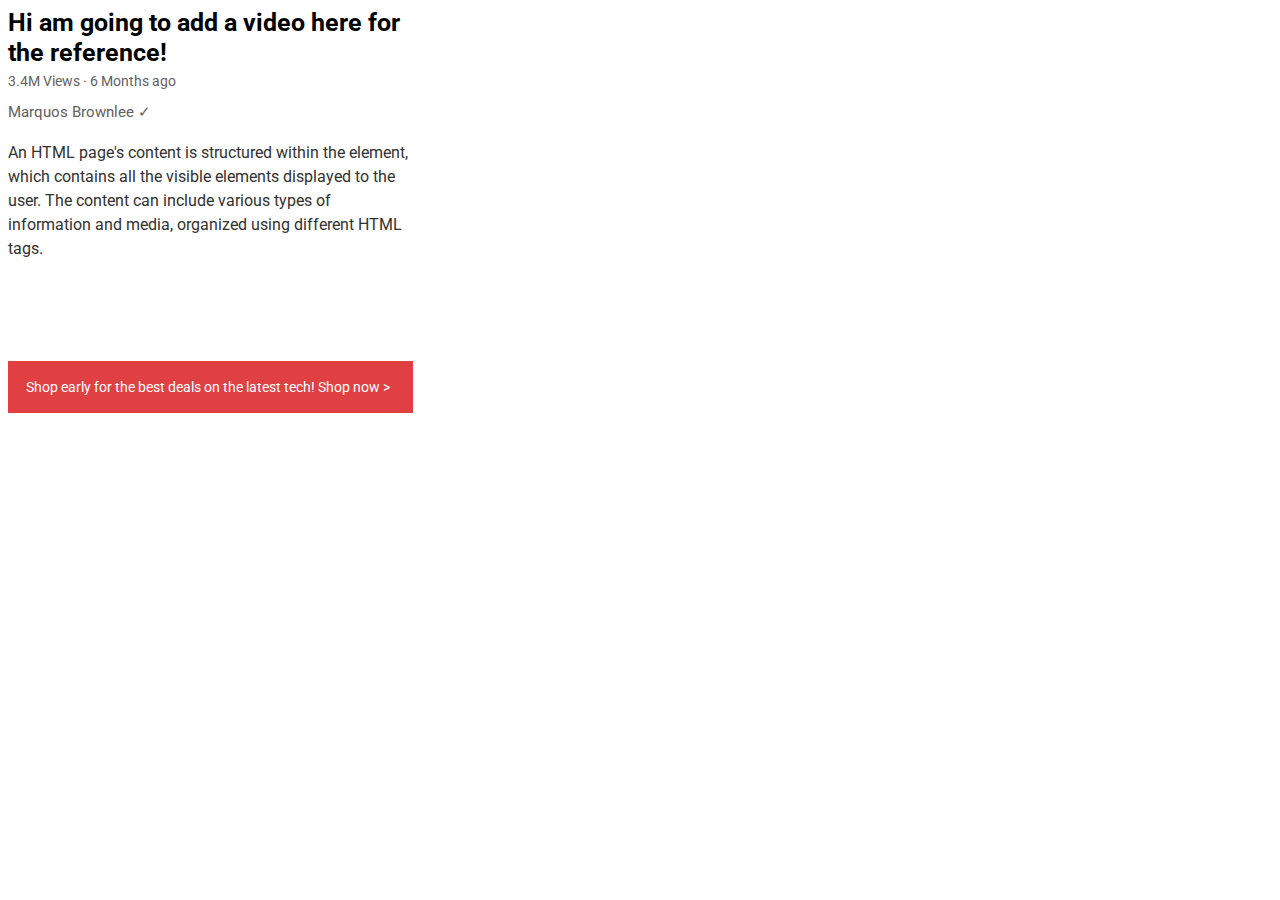
<file: practice-html/Into-html/practicetext.html>
<!DOCTYPE html>
<html>
    <head>
        <link rel="preconnect" href="https://fonts.googleapis.com">
        <link rel="preconnect" href="https://fonts.gstatic.com" crossorigin>
        <link href="https://fonts.googleapis.com/css2?family=Roboto:ital,wght@0,100..900;1,100..900&display=swap" rel="stylesheet">
    </head>
    <body>
        <link rel="stylesheet" href="css/style.css">
        <title>Home</title>
        <p class = "title">
            Hi am going to add a video here for the reference!
        </p>
        <p class="video-stats">
            3.4M Views &#183; 6 Months ago 
        </p>
        
        <p class="author">
            Marquos Brownlee  &check;
        </p>
        
        <p class="content">
            An HTML page's content is structured within the <body> element, which contains all the visible elements displayed to the user. 
            The content can include various types of information and media, organized using different HTML tags.
        </p>
        
        <p class="banner">
            Shop early for the best deals on the latest tech! <span class="shop">Shop now &gt; </span>
        </p>
    </body>
</html>
<style>
  
</style>
</file>
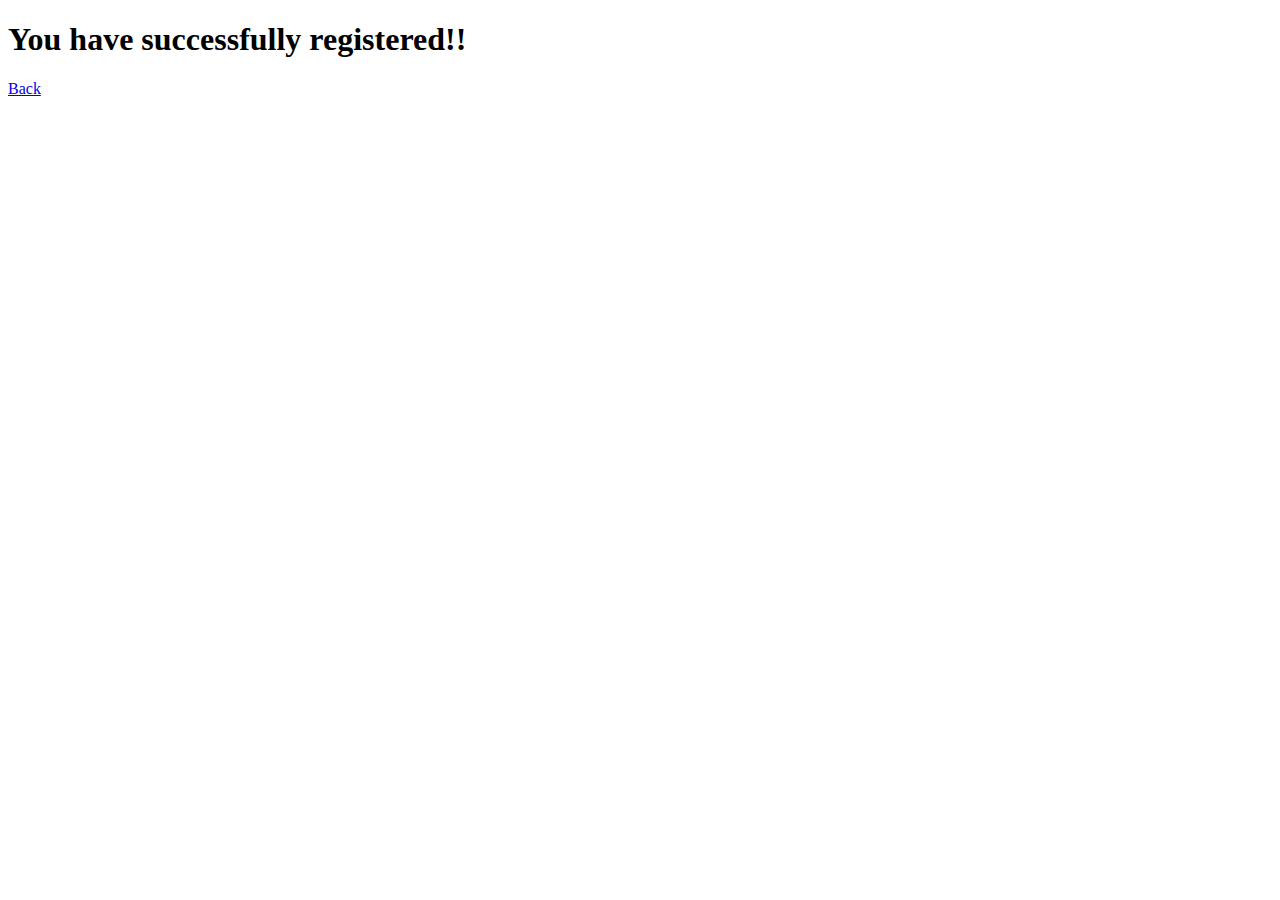
<file: practice-html/Into-html/registrationsuccess.html>
<!DOCTYPE html>
<html lang="en">
<head>
    <meta charset="UTF-8">
    <meta name="viewport" content="width=device-width, initial-scale=1.0">
    <title>Document</title>
</head>
<body>
    <h1>You have successfully registered!!</h1>
    <a href="/practice-html/home.html">Back</a>
</body>
</html>
</file>
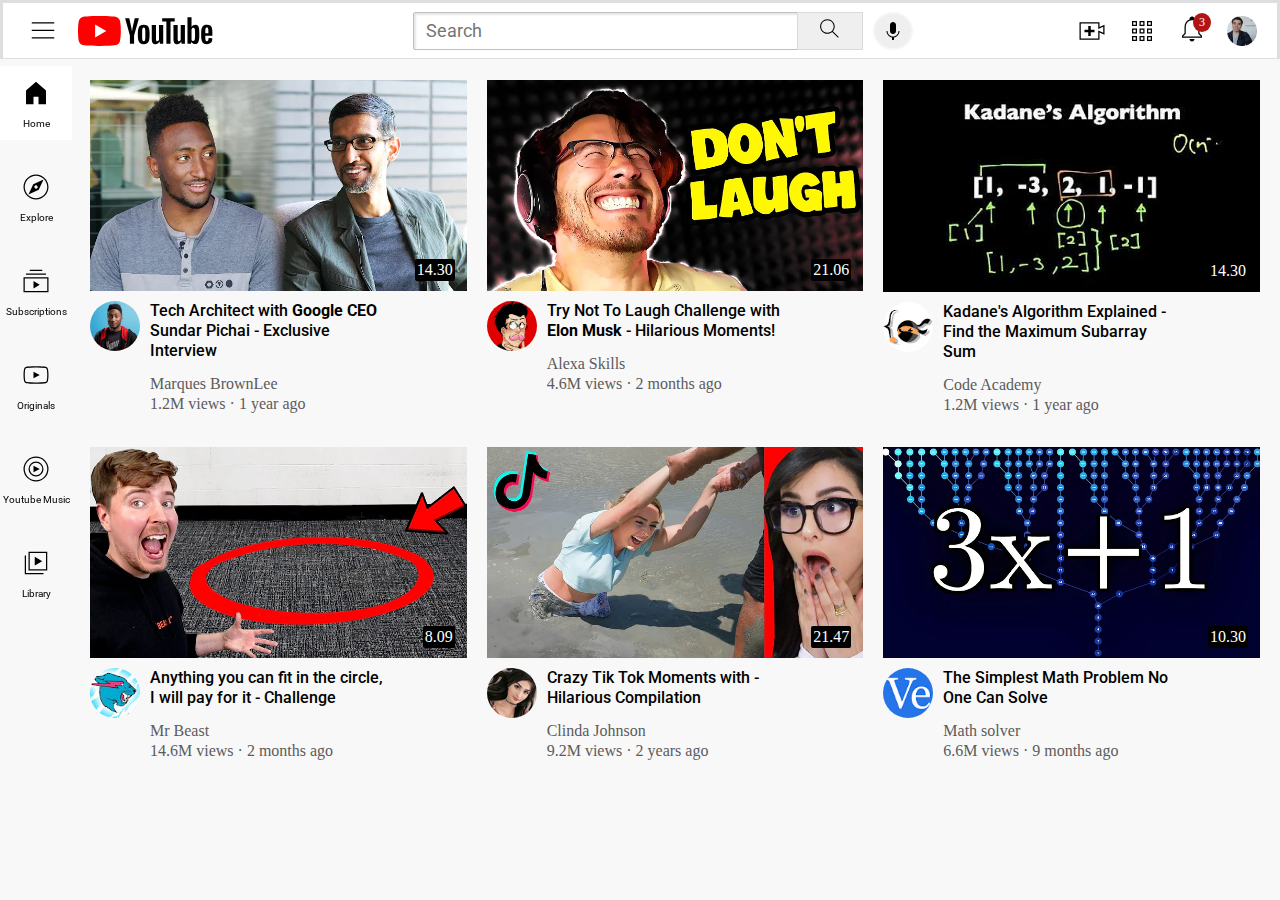
<file: practice-html/youtube/home.html>
<!DOCTYPE html>
<html>

<head>
    <title>Home</title>
    <link rel="stylesheet" href="style/style.css">
    <link rel="stylesheet" href="style/header.css">
    <link rel="stylesheet" href="style/sidebar.css">
    <link rel="preconnect" href="https://fonts.googleapis.com">
    <link rel="preconnect" href="https://fonts.gstatic.com" crossorigin>
    <link href="https://fonts.googleapis.com/css2?family=Roboto:ital,wght@0,100..900;1,100..900&display=swap"
        rel="stylesheet">

</head>

<body>
    <div class="header">

        <div class="left-section">
            <img src="icons/hamburger-menu.svg" class="hamburger-menu">
            <img src="icons/youtube-logo.svg" class="youtube-logo" alt="YouTube Logo">
        </div>
        <div class="middle-section">
            <input class="search" type="text" placeholder="Search">
            <button class="search-button">
                <img src="icons/search.svg" class="search-icon" alt="Search Icon">
                <div class="tooltip">Search</div>
            </button>
            <button class="mic-button">
                <img src="icons/voice-search-icon.svg" alt="Mic Icon">
                <div class="tooltip">Voice input</div>
            </button>
        </div>
        <div class="right-section">
            <img src="icons/upload.svg" class="upload-icon" alt="Upload Icon">
            <img src="icons/youtube-apps.svg" class="youtube-apps" alt="YouTube Apps Icon">
            <div class="notify">
                <img src="icons/notifications.svg" class="notification-icon" alt="Notification Icon">
                <span class="notification-count">3</span>
            </div>
            <img src="channel-pictures/my-channel.jpeg" class="my-channel" alt="My Channel Icon">
        </div>

        <div class="sidebar">
            <div class="sidebar-link">
                <img src="icons/home.svg" class="home">
                <div>Home</div>

            </div>
            <div class="sidebar-link">
                <img src="icons/explore.svg" class="explore">
                <div>Explore</div>

            </div>
            <div class="sidebar-link">
                <img src="icons/subscriptions.svg" class="subscriptions">
                <div>Subscriptions</div>

            </div>
            <div class="sidebar-link">
                <img src="icons/originals.svg" class="original">
                <div>Originals</div>

            </div>
            <div class="sidebar-link">
                <img src="icons/youtube-music.svg" class="youtube-music">
                <div>
                    Youtube Music
                </div>

            </div>
            <div class="sidebar-link">
                <img src="icons/library.svg" class="library">
                <div>Library</div>

            </div>

        </div>

    </div>
    <div class="video-grid">
        <div class="video-preview">
            <div class="thumb">
                <img class="thumbnail" src="thumbnails/thumbnail-1.webp" />
                <div class="duration">
                    14.30
                </div>

            </div>
            <div class="video-info-grid">
                <div class="channel-picture">
                    <img class="channel-logo" src="channel-pictures/channel-1.jpeg" alt="Channel Logo">
                </div>
                <div class="channel-info">
                    <div class="channel-description">
                        <p class="description">
                            Tech Architect with <strong> Google CEO </strong> Sundar Pichai - Exclusive Interview
                        </p>
                    </div>
                    <div class="author-column">
                        <p class="author">
                            Marques BrownLee
                        </p>
                    </div>
                    <div>
                        <p class="stats">
                            1.2M views &#183 1 year ago
                        </p>
                    </div>
                </div>
            </div>

        </div>

        <div class="video-preview">
            <div class="thumb">
                <img class="thumbnail" src="thumbnails/thumbnail-2.webp" />
                <div class="duration">
                    21.06
                </div>

            </div>
            <div class="video-info-grid">
                <div class="channel-picture">
                    <img class="channel-logo" src="channel-pictures/channel-2.jpeg" alt="Channel Logo">
                </div>
                <div class="channel-info">
                    <div class="channel-description">
                        <p class="description">
                            Try Not To Laugh Challenge with <strong> Elon Musk </strong> - Hilarious Moments!
                        </p>
                    </div>
                    <div class="author-column">
                        <p class="author">
                            Alexa Skills
                        </p>
                    </div>
                    <div>
                        <p class="stats">
                            4.6M views &#183 2 months ago
                        </p>
                    </div>
                </div>
            </div>

        </div>

        <div class="video-preview">
            <div class="thumb">
                <img class="thumbnail" src="thumbnails/thumbnail-5.webp" />
                <div class="duration">
                    14.30
                </div>
            </div>
            <div class="video-info-grid">
                <div class="channel-picture">
                    <img class="channel-logo" src="channel-pictures/channel-5.jpeg" alt="Channel Logo">
                </div>
                <div class="channel-info">
                    <div class="channel-description">
                        <p class="description">
                            Kadane's Algorithm Explained - Find the Maximum Subarray Sum
                        </p>
                    </div>
                    <div class="author-column">
                        <p class="author">
                            Code Academy
                        </p>
                    </div>
                    <div>
                        <p class="stats">
                            1.2M views &#183 1 year ago
                        </p>
                    </div>
                </div>
            </div>

        </div>

        <div class="video-preview">
            <div class="thumb">
                <img class="thumbnail" src="thumbnails/thumbnail-6.webp" />
                <div class="duration">
                    8.09
                </div>

            </div>
            <div class="video-info-grid">
                <div class="channel-picture">
                    <img class="channel-logo" src="channel-pictures/channel-6.jpeg" alt="Channel Logo">
                </div>
                <div class="channel-info">
                    <div class="channel-description">
                        <p class="description">
                            Anything you can fit in the circle, I will pay for it - Challenge
                        </p>
                    </div>
                    <div class="author-column">
                        <p class="author">
                            Mr Beast
                        </p>
                    </div>
                    <div>
                        <p class="stats">
                            14.6M views &#183 2 months ago
                        </p>
                    </div>
                </div>
            </div>

        </div>

        <div class="video-preview">
            <div class="thumb">
                <img class="thumbnail" src="thumbnails/thumbnail-3.webp" />
                <div class="duration">
                    21.47
                </div>

            </div>
            <div class="video-info-grid">
                <div class="channel-picture">
                    <img class="channel-logo" src="channel-pictures/channel-3.jpeg" alt="Channel Logo">
                </div>
                <div class="channel-info">
                    <div class="channel-description">
                        <p class="description">
                            Crazy Tik Tok Moments with - Hilarious Compilation
                        </p>
                    </div>
                    <div class="author-column">
                        <p class="author">
                            Clinda Johnson
                        </p>
                    </div>
                    <div>
                        <p class="stats">
                            9.2M views &#183 2 years ago
                        </p>
                    </div>
                </div>
            </div>

        </div>

        <div class="video-preview">
            <div class="thumb">
                <img class="thumbnail" src="thumbnails/thumbnail-4.webp" />
                <div class="duration">
                    10.30
                </div>

            </div>
            <div class="video-info-grid">
                <div class="channel-picture">
                    <img class="channel-logo" src="channel-pictures/channel-4.jpeg" alt="Channel Logo">
                </div>
                <div class="channel-info">
                    <div class="channel-description">
                        <p class="description">
                            The Simplest Math Problem No One Can Solve
                        </p>
                    </div>
                    <div class="author-column">
                        <p class="author">
                            Math solver
                        </p>
                    </div>
                    <div>
                        <p class="stats">
                            6.6M views &#183 9 months ago
                        </p>
                    </div>
                </div>
            </div>

        </div>
    </div>

</body>

</html>
</file>
<file: practice-html/Into-html/css/style.css>
.heading{
    background-color: red;
    height: 300px;
    width: 150px;
}
.heading2{
    background-color: red;
    height: 300px;
    width: 150px;
    margin-top: 120px;
}
p{
    font-family: Roboto;
    margin-top: 0px;
    width: 400px;

 
}
.title {
    font-size: 25px;
    font-weight: bold;
    line-height: 30px;
    margin-bottom: 5px;
}
.video-stats {

    font-size: 14px;
    color: rgb(100, 96, 96);
}
.author {
  
    font-size: 15px;
    color: rgb(100, 96, 96);
    margin-bottom: 20px;
}
.content {

    font-size: 16px;
    color: rgb(50, 50, 50);
    line-height: 1.5;
    margin-bottom: 100px;
}
.banner {
    font-size: 14px;
    background-color: rgb(225, 64, 67);
    color: white;
    padding-top: 18px;
    padding-bottom: 18px;
    padding-right: 5px;
    text-align: center;
    transition: opacity 0.15s ;
 

}
.shop:hover {

    text-decoration: underline;
    cursor: pointer;

  
}
</file>
<file: practice-html/youtube/style/style.css>
p{
    margin-top: 0;
    margin-bottom: 0;
}
.thumbnail{
    width: 100%;
    display: block;
    margin-bottom: 8px;
    /* height: 300px;
   object-fit: contain;
   object-position: bottom;
   border-width: 2px;
   border-color: red;
   border-style: solid; */
}

.thumb{
    position: relative;
}
.duration{
    position: absolute;
    background-color: black;
    right : 12px;
    bottom: 10px;
    color: white;
    padding-left: 2px;
    padding-right: 2px;
    padding-top: 2px;
    padding-bottom: 2px;
    border-radius: 2px;
    font-size: 16px;
    

}


.author,.stats{
    display: block;
    color: rgb(92, 91, 91);
}
.channel-description{
    font-size: 16px;
    line-height: 20px;
    vertical-align: top;
    font-family: Roboto,Arial, Helvetica, sans-serif;
    font-weight: 500;
    width: 240px;
}


.channel-picture{
    width: 36px;
    margin-right: 10px;
}
.channel-logo{
    width: 50px;
    height: 50px;
    border-radius: 50%;
   
}
.channel-description{
    display: inline-block;
}
.video-info-grid{
    display: grid;
    grid-template-columns: 50px 1fr;
    margin-top: 10px;
}
.channel-info{
    vertical-align: top;
    width: 200px;
    line-height: 5px;  
    margin-left: 10px;
}

.author-column{
    display: inline-block;
    width: 300px;
    vertical-align: top;
    font-size: 15x;
    font-weight: 500;
    margin-top: 20px;
    margin-bottom: 15px;
}
.p{
    margin-top: 0;
    margin-bottom: 0;
}

.video-grid{
    display: grid;
    grid-template-columns: 1fr 1fr 1fr;
    column-gap: 20px;
    row-gap: 40px;
}
@media  (max-width: 800px) {
    .video-grid{
        grid-template-columns: 1fr 1fr;
    }
    
}

body{
    margin: 0px;
    padding-top: 80px;
    padding-left: 90px;
    height: 700px;
    padding-right: 20px;
    background-color: rgb(248, 248, 248);
}
</file>
<file: practice-html/youtube/style/header.css>
.header{
    height: 55px;
    display: flex;
    flex-direction: row;
    justify-content: space-between;
    position: fixed;
    top:0px;
    left : 0px;
    right: 0px;
    border-bottom: 1px;
    background-color: white;
    border-color: rgb(222, 222, 222);
    border-style: solid;
    z-index: 100;

}

.left-section{
    align-items: center;
    display: flex;
   
}
.middle-section{
    flex: 1;
    margin-right: 35px;
    margin-left: 70px;
    max-width: 500px;
    align-items: center;
    display: flex;
   
}
.right-section{
    display: flex;
    align-items: center;
    width: 180px;
    justify-content: space-between;
    margin-right: 20px;
    flex-shrink: 0;

}

.upload-icon{
    height: 30px;
    margin-right: 20px;
}

.youtube-apps{
    height: 30px;
    margin-right: 20px;
}
.notification-icon{
    height: 30px;
    margin-right: 20px;
   
}
.notify{
    position: relative;
}
.notification-count{
    position: absolute;
    right: 16px;
    top: -1px;
    background-color: rgb(176, 20, 20);
    color: white;
    border-radius: 50%;
    padding: 2px 6px;
    font-size: 12px;

}
.my-channel{
    height: 30px;
    margin-right: 20px;

}

.search::placeholder{
    font-family: Roboto,Arial, Helvetica, sans-serif;
    font-size: 18px;
    padding-left: 10px;
  
}
.search{
    font-family: Roboto,Arial, Helvetica, sans-serif;
    font-size: 18px;
    height: 34px;
    flex: 1;
    border-color: rgb(193, 190, 190);
    border-width: 1px;
    border-style: solid;
    border-radius: 2px;
    box-shadow: 2px 2px 2px rgba(0, 0, 0, 0.1) inset;
}


.hamburger-menu{
    height: 30px;
    margin-left: 25px;
    margin-right: 20px;
}
.youtube-logo{
    height: 30px;
   
}

.search-button{
    position: relative;
    height: 38px;
    width: 66px;
    border-width: 1px;
    border-style: solid;
    border-color: rgb(219, 217, 217);
    margin-left: -2px;
    display: flex;
    align-items: center;
    justify-content: center;
}
.search-button .tooltip,
.mic-button .tooltip{
    position: absolute;
    background-color: gray;
    color: white;
    padding-left: 8px;
    padding-right: 8px;
    padding-top: 6px;
    padding-bottom: 6px;
    border-radius: 4px;
    font-size: 12px;
    bottom: -30px;
    opacity: 0;
    transition: opacity 0.2s ease-in-out;
    pointer-events: none;
}

.search-button:hover .tooltip{
    opacity: 1;
}

.mic-button{
    position: relative;
    margin-left: 10px;
    border-radius: 50%;
    border-style: solid;
    border-color: rgb(247, 244, 244);
    height: 38px;
    width: 40px;
    color: rgb(200, 198, 198);
    display: flex;
    align-items: center;
    justify-content: center;
}


.mic-button:hover .tooltip{
    opacity: 1;
}

.search-icon{
    height: 25px;
    color: rgb(193, 190, 190);
    margin-bottom: 4px;

}
</file>
<file: practice-html/youtube/style/sidebar.css>
.sidebar{
    position: fixed;
    top:66px;
    left: 0px;
    bottom: 0px;
    width: 72px;
    background-color: white;
    height: 74px;
    z-index: 200;
    
}
.sidebar-link{
    height: 74px;
    display: flex;
    flex-direction: column;
    align-items: center;
    justify-content: center;
    padding-bottom: 20px;
    
}

.sidebar-link div{
    font-family: Roboto, Arial, Helvetica, sans-serif;
    font-size: 10px;
    align-items: center;

}

.sidebar-link:hover{
    background-color: rgb(210, 207, 207);
    cursor: pointer;
}

.sidebar-link img{
    width: 30px;
    height: 30px;
    margin-bottom: 10px;
    
   
}
</file>
